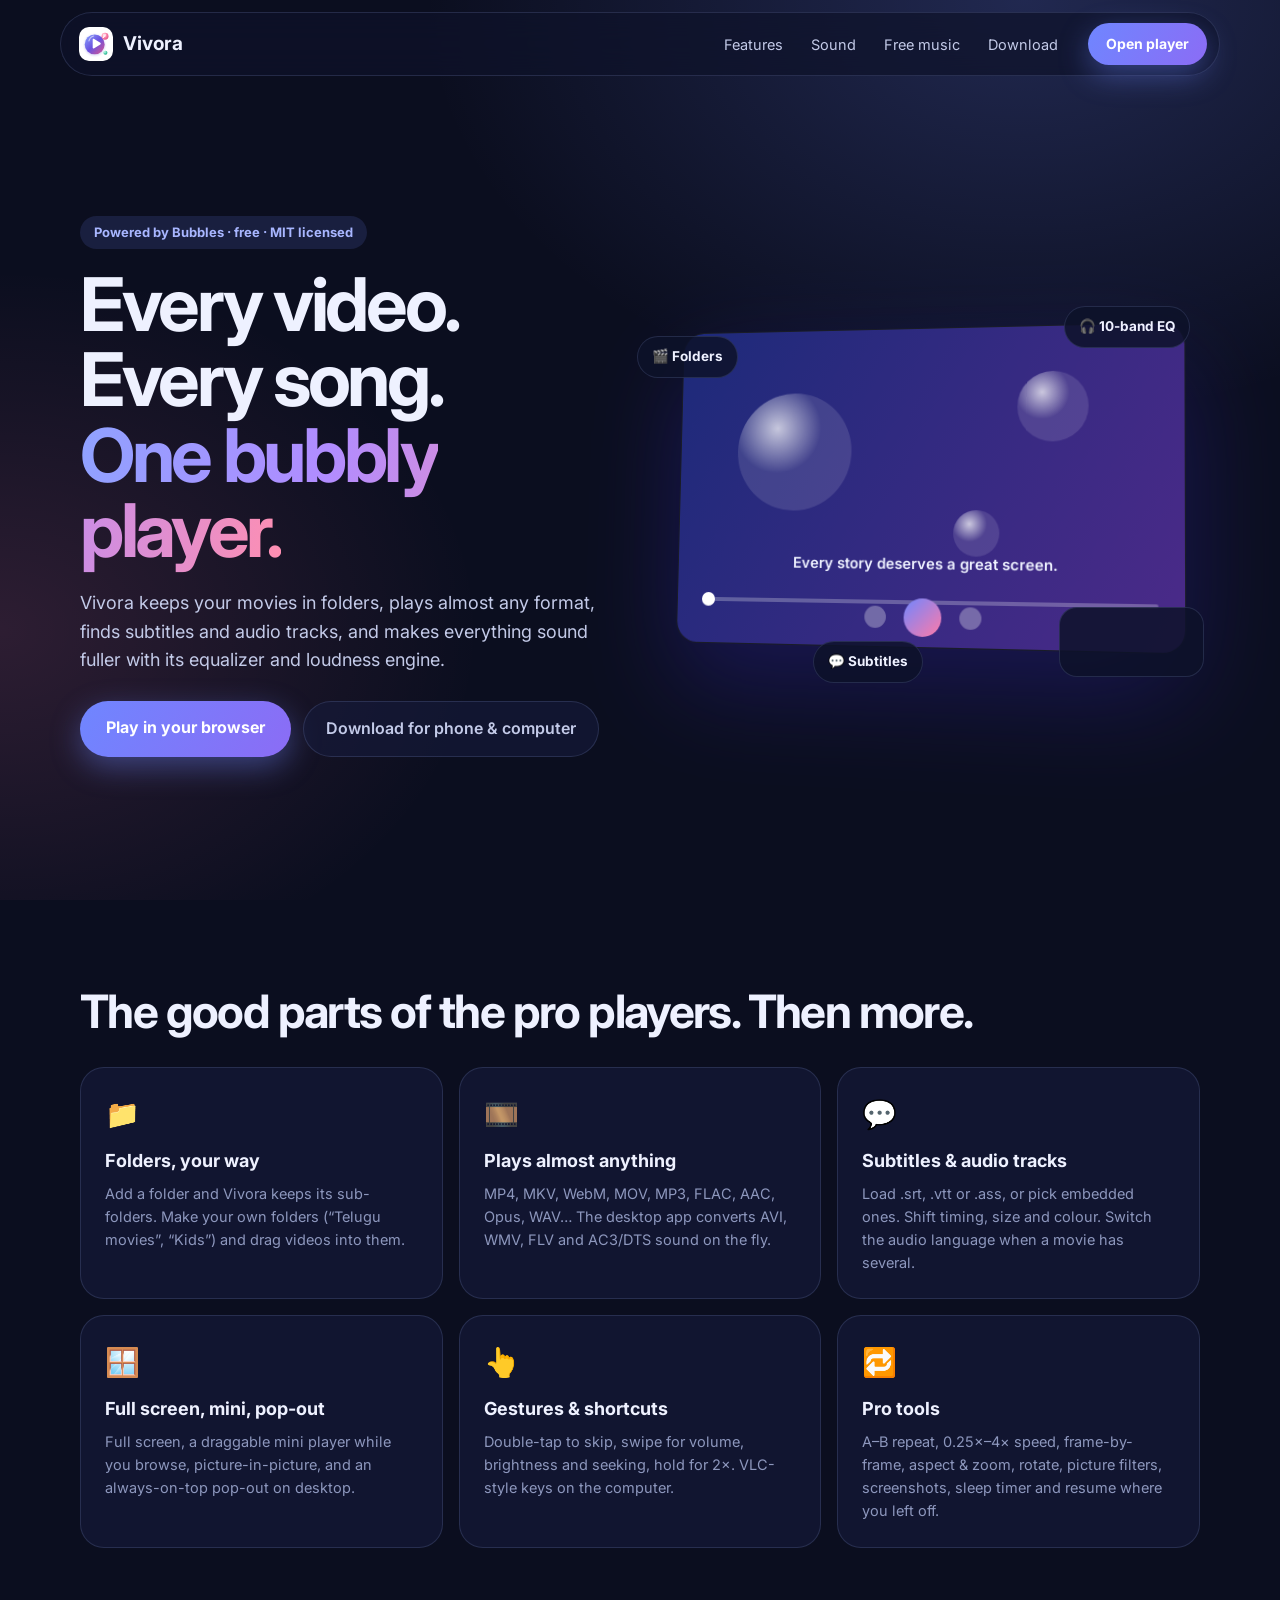
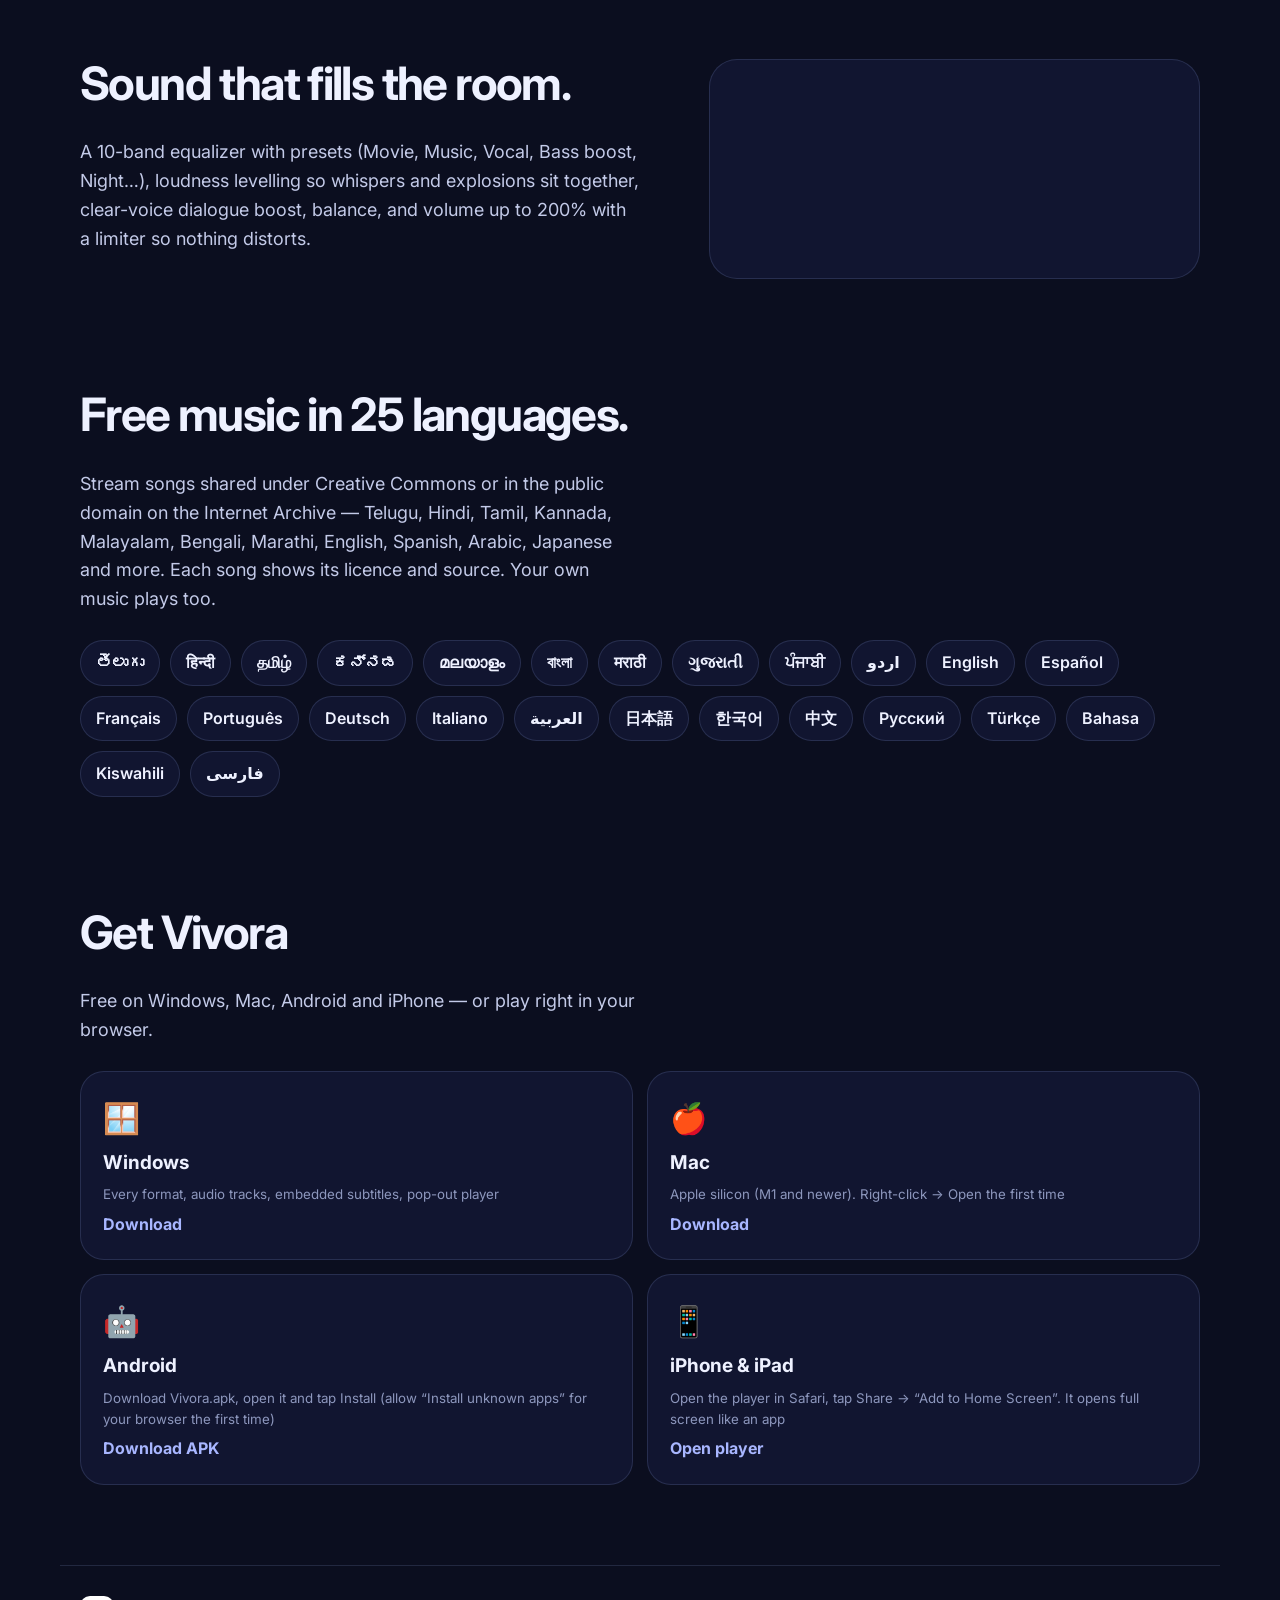
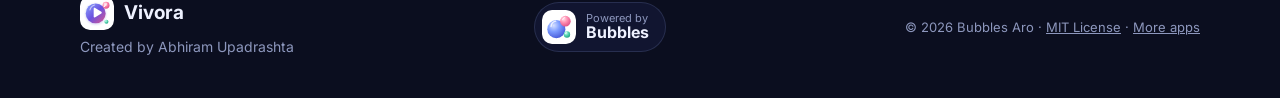
<file: index.html>
<!doctype html>
<html lang="en">
<head>
<meta charset="utf-8">
<meta name="viewport" content="width=device-width,initial-scale=1">
<title>Vivora — video &amp; music player, free for Mac, Windows, phones and web</title>
<meta name="description" content="Vivora plays your movies and music with folders, subtitles, audio tracks, a 10-band equalizer, mini player and free music in 25 languages. Free, by Abhiram Upadrashta. Powered by Bubbles.">
<link rel="canonical" href="https://bubbles.foo.ng/Vivora/">
<meta property="og:title" content="Vivora — video & music player"><meta property="og:image" content="https://bubbles.foo.ng/Vivora/img/vivora-512.png">
<meta name="theme-color" content="#0b0e1f">
<link rel="icon" href="img/vivora.svg"><link rel="apple-touch-icon" href="img/vivora-180.png">
<link rel="preconnect" href="https://fonts.googleapis.com"><link rel="preconnect" href="https://fonts.gstatic.com" crossorigin>
<link href="https://fonts.googleapis.com/css2?family=Inter:wght@400;500;600;700;800&display=swap" rel="stylesheet">
<link rel="stylesheet" href="site.css?v=5b68245">
</head>
<body>
<header class="nav"><a class="brand" href="./"><img src="img/vivora.svg" alt=""><b>Vivora</b></a><nav><a href="#features">Features</a><a href="#sound">Sound</a><a href="#music">Free music</a><a href="#get">Download</a></nav><a class="cta sm" href="app/">Open player</a></header>
<main>
<section class="hero">
  <div class="copy">
    <span class="kicker rv">Powered by Bubbles · free · MIT licensed</span>
    <h1 class="rv">Every video.<br>Every song.<br><span class="grad">One bubbly player.</span></h1>
    <p class="lead rv">Vivora keeps your movies in folders, plays almost any format, finds subtitles and audio tracks, and makes everything sound fuller with its equalizer and loudness engine.</p>
    <div class="ctas rv"><a class="cta" href="app/">Play in your browser</a><a class="ghost" href="#get">Download for phone &amp; computer</a></div>
  </div>
  <div class="device rv" aria-hidden="true">
    <div class="screen">
      <div class="film"><i></i><i></i><i></i></div>
      <div class="sub">Every story deserves a great screen.</div>
      <div class="bar"><span class="fill"></span><span class="knob"></span></div>
      <div class="btns"><b></b><b class="big"></b><b></b></div>
    </div>
    <div class="eqv"><i></i><i></i><i></i><i></i><i></i><i></i><i></i><i></i><i></i><i></i></div>
    <div class="pill p1">🎬 Folders</div><div class="pill p2">💬 Subtitles</div><div class="pill p3">🎧 10-band EQ</div>
  </div>
</section>

<section id="features" class="sec">
  <h2 class="rv">The good parts of the pro players. Then more.</h2>
  <div class="grid">
    <article class="card rv"><span>📁</span><h3>Folders, your way</h3><p>Add a folder and Vivora keeps its sub-folders. Make your own folders (“Telugu movies”, “Kids”) and drag videos into them.</p></article>
    <article class="card rv"><span>🎞️</span><h3>Plays almost anything</h3><p>MP4, MKV, WebM, MOV, MP3, FLAC, AAC, Opus, WAV… The desktop app converts AVI, WMV, FLV and AC3/DTS sound on the fly.</p></article>
    <article class="card rv"><span>💬</span><h3>Subtitles &amp; audio tracks</h3><p>Load .srt, .vtt or .ass, or pick embedded ones. Shift timing, size and colour. Switch the audio language when a movie has several.</p></article>
    <article class="card rv"><span>🪟</span><h3>Full screen, mini, pop-out</h3><p>Full screen, a draggable mini player while you browse, picture-in-picture, and an always-on-top pop-out on desktop.</p></article>
    <article class="card rv"><span>👆</span><h3>Gestures &amp; shortcuts</h3><p>Double-tap to skip, swipe for volume, brightness and seeking, hold for 2×. VLC-style keys on the computer.</p></article>
    <article class="card rv"><span>🔁</span><h3>Pro tools</h3><p>A–B repeat, 0.25×–4× speed, frame-by-frame, aspect &amp; zoom, rotate, picture filters, screenshots, sleep timer and resume where you left off.</p></article>
  </div>
</section>

<section id="sound" class="sec sound">
  <div class="rv"><h2>Sound that fills the room.</h2><p class="lead">A 10-band equalizer with presets (Movie, Music, Vocal, Bass boost, Night…), loudness levelling so whispers and explosions sit together, clear-voice dialogue boost, balance, and volume up to 200% with a limiter so nothing distorts.</p></div>
  <div class="eqbig rv"><i></i><i></i><i></i><i></i><i></i><i></i><i></i><i></i><i></i><i></i></div>
</section>

<section id="music" class="sec music">
  <h2 class="rv">Free music in 25 languages.</h2>
  <p class="lead rv">Stream songs shared under Creative Commons or in the public domain on the Internet Archive — Telugu, Hindi, Tamil, Kannada, Malayalam, Bengali, Marathi, English, Spanish, Arabic, Japanese and more. Each song shows its licence and source. Your own music plays too.</p>
  <div class="langs rv"><span>తెలుగు</span><span>हिन्दी</span><span>தமிழ்</span><span>ಕನ್ನಡ</span><span>മലയാളം</span><span>বাংলা</span><span>मराठी</span><span>ગુજરાતી</span><span>ਪੰਜਾਬੀ</span><span>اردو</span><span>English</span><span>Español</span><span>Français</span><span>Português</span><span>Deutsch</span><span>Italiano</span><span>العربية</span><span>日本語</span><span>한국어</span><span>中文</span><span>Русский</span><span>Türkçe</span><span>Bahasa</span><span>Kiswahili</span><span>فارسی</span></div>
</section>

<section id="get" class="sec get">
  <h2 class="rv">Get Vivora</h2>
  <p class="lead rv" id="dlHint">Free on Windows, Mac, Android and iPhone — or play right in your browser.</p>
  <div class="dls">
    <a class="dl rv" id="dlWin" href="https://github.com/AbhiramUpadrashta/Vivora/releases/latest/download/Vivora-Setup.exe"><span>🪟</span><b>Windows</b><small>Every format, audio tracks, embedded subtitles, pop-out player</small><em>Download</em></a>
    <a class="dl rv" id="dlMac" href="https://github.com/AbhiramUpadrashta/Vivora/releases/latest/download/Vivora-mac.zip"><span>🍎</span><b>Mac</b><small>Apple silicon (M1 and newer). Right-click → Open the first time</small><em>Download</em></a>
    <a class="dl rv" id="dlAndroid" href="https://github.com/AbhiramUpadrashta/Vivora/releases/latest/download/Vivora.apk"><span>🤖</span><b>Android</b><small>Download Vivora.apk, open it and tap Install (allow “Install unknown apps” for your browser the first time)</small><em>Download APK</em></a>
    <a class="dl rv" id="dlIos" href="app/"><span>📱</span><b>iPhone &amp; iPad</b><small>Open the player in Safari, tap Share → “Add to Home Screen”. It opens full screen like an app</small><em>Open player</em></a>
  </div>
</section>
</main>
<footer class="foot">
  <div><a class="brand" href="./"><img src="img/vivora.svg" alt=""><b>Vivora</b></a><p class="muted">Created by Abhiram Upadrashta</p></div>
  <a class="pby" href="../" title="Bubbles Aro — more apps"><img src="img/bubbles.svg" alt=""><span><small>Powered by</small><b>Bubbles</b></span></a>
  <div class="muted small">© <span id="yr"></span> Bubbles Aro · <a href="LICENSE.txt">MIT License</a> · <a href="../">More apps</a></div>
</footer>
<script src="site.js?v=5b68245"></script>
</body>
</html>
</file>
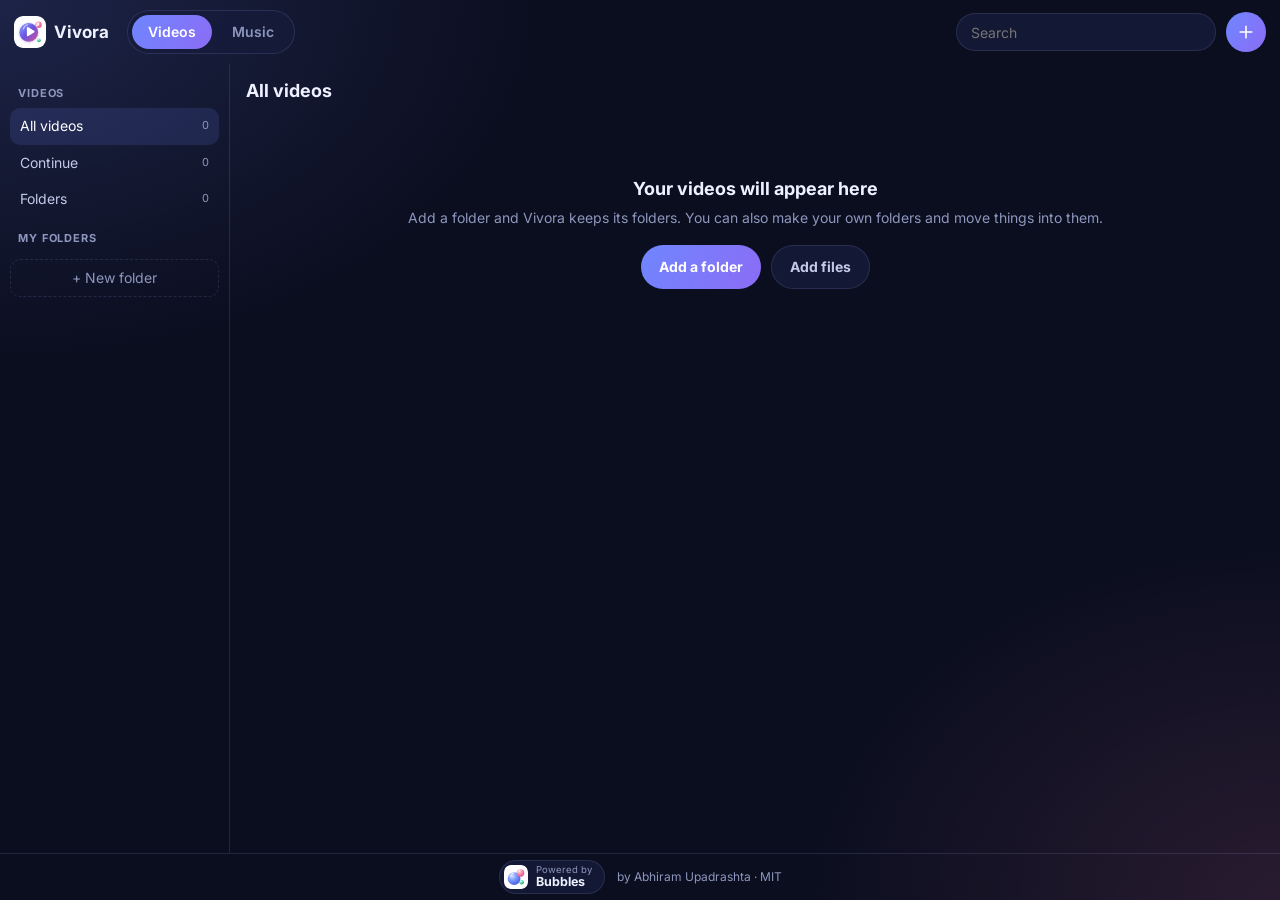
<file: app/index.html>
<!doctype html>
<html lang="en">
<head>
<meta charset="utf-8">
<meta name="viewport" content="width=device-width,initial-scale=1,viewport-fit=cover">
<title>Vivora — video &amp; music player</title>
<meta name="description" content="Vivora plays your videos and music with folders, subtitles, audio tracks, an equalizer, mini player and free music in 25 languages. Powered by Bubbles.">
<meta name="theme-color" content="#0b0e1f">
<link rel="icon" href="../img/vivora.svg">
<link rel="apple-touch-icon" href="../img/vivora-180.png">
<link rel="manifest" href="manifest.webmanifest">
<link rel="preconnect" href="https://fonts.googleapis.com"><link rel="preconnect" href="https://fonts.gstatic.com" crossorigin>
<link href="https://fonts.googleapis.com/css2?family=Inter:wght@400;500;600;700;800&display=swap" rel="stylesheet">
<link rel="stylesheet" href="app.css?v=5b68245">
</head>
<body>
<header class="top">
  <a class="brand" href="../"><img src="../img/vivora.svg" alt=""><b>Vivora</b></a>
  <nav class="tabs" id="tabs"><button data-tab="videos" class="on">Videos</button><button data-tab="music">Music</button></nav>
  <div class="grow"></div>
  <input id="search" class="search" placeholder="Search" aria-label="Search">
  <button class="ib hidden" id="installBtn" title="Install Vivora on this device"><svg viewBox="0 0 24 24"><path d="M12 4v11M7 10l5 5 5-5M5 20h14"/></svg></button>
  <button class="ib hidden" id="updBtn" title="Check for updates"><svg viewBox="0 0 24 24"><path d="M20 12a8 8 0 1 1-2.3-5.6M20 4v5h-5"/></svg></button>
  <button class="ib" id="addBtn" title="Add files or a folder"><svg viewBox="0 0 24 24"><path d="M12 5v14M5 12h14"/></svg></button>
</header>

<main id="lib" class="lib">
  <aside class="side" id="side"></aside>
  <section class="grid-wrap"><div class="crumbs" id="crumbs"></div><div class="grid" id="grid"></div><div class="empty hidden" id="empty"></div></section>
</main>

<!-- player -->
<section class="player hidden" id="player" tabindex="-1">
  <div class="stage" id="stage">
    <video id="video" playsinline preload="metadata"></video>
    <canvas id="viz" class="viz hidden"></canvas>
    <div class="art hidden" id="art"><img id="artImg" alt=""><div><b id="artTitle"></b><span id="artSub"></span></div></div>
    <div class="subs" id="subs"></div>
    <div class="osd" id="osd"></div>
    <div class="gest-l" id="gestL"></div><div class="gest-r" id="gestR"></div>
  </div>
  <div class="pbar-top"><button class="ib" id="backBtn" title="Back to library"><svg viewBox="0 0 24 24"><path d="M15 6l-6 6 6 6"/></svg></button><b id="ptitle"></b><div class="grow"></div>
    <button class="ib" id="infoBtn" title="Info"><svg viewBox="0 0 24 24"><circle cx="12" cy="12" r="9"/><path d="M12 11v6M12 8h.01"/></svg></button></div>
  <div class="ctrls" id="ctrls">
    <div class="seek" id="seek"><div class="buf" id="buf"></div><div class="fill" id="fill"></div><div class="ab" id="abMark"></div><div class="knob" id="knob"></div>
      <div class="prev hidden" id="prev"><canvas id="prevCv" width="160" height="90"></canvas><span id="prevT"></span></div></div>
    <div class="row">
      <span class="time" id="time">0:00 / 0:00</span>
      <div class="grow"></div>
      <button class="ib" id="prevBtn" title="Previous (P)"><svg viewBox="0 0 24 24"><path d="M6 5v14M19 5l-10 7 10 7z"/></svg></button>
      <button class="ib" id="rewBtn" title="Back 10s (←)"><svg viewBox="0 0 24 24"><path d="M11 17l-5-5 5-5M18 17l-5-5 5-5"/></svg></button>
      <button class="play" id="playBtn" title="Play/Pause (Space)"><svg viewBox="0 0 24 24" id="playIco"><path d="M8 5l11 7-11 7z"/></svg></button>
      <button class="ib" id="fwdBtn" title="Forward 10s (→)"><svg viewBox="0 0 24 24"><path d="M13 17l5-5-5-5M6 17l5-5-5-5"/></svg></button>
      <button class="ib" id="nextBtn" title="Next (N)"><svg viewBox="0 0 24 24"><path d="M18 5v14M5 5l10 7-10 7z"/></svg></button>
      <div class="grow"></div>
      <div class="vol"><button class="ib" id="muteBtn" title="Mute (M)"><svg viewBox="0 0 24 24"><path d="M4 9h4l5-4v14l-5-4H4z"/><path d="M16 9a4 4 0 0 1 0 6M18.5 6.5a8 8 0 0 1 0 11"/></svg></button><input type="range" id="volR" min="0" max="2" step="0.02" value="1" title="Volume (up to 200%)"></div>
      <button class="chip" id="speedBtn" title="Speed ([ and ])">1×</button>
      <button class="ib" id="subBtn" title="Subtitles (C)"><svg viewBox="0 0 24 24"><rect x="3" y="5" width="18" height="14" rx="2"/><path d="M7 12h3M12 12h5M7 15h7"/></svg></button>
      <button class="ib" id="audBtn" title="Audio track & sound (E)"><svg viewBox="0 0 24 24"><path d="M4 6v12M9 9v6M14 4v16M19 8v8"/></svg></button>
      <button class="ib" id="moreBtn" title="More"><svg viewBox="0 0 24 24"><circle cx="5" cy="12" r="1.6"/><circle cx="12" cy="12" r="1.6"/><circle cx="19" cy="12" r="1.6"/></svg></button>
      <button class="ib" id="pipBtn" title="Picture in picture"><svg viewBox="0 0 24 24"><rect x="3" y="5" width="18" height="14" rx="2"/><rect x="12" y="11" width="7" height="6" rx="1"/></svg></button>
      <button class="ib" id="miniBtn" title="Mini player"><svg viewBox="0 0 24 24"><path d="M4 14l6-6M4 9V14h5"/><rect x="12" y="12" width="9" height="8" rx="1.5"/></svg></button>
      <button class="ib" id="fsBtn" title="Full screen (F)"><svg viewBox="0 0 24 24"><path d="M4 9V4h5M20 9V4h-5M4 15v5h5M20 15v5h-5"/></svg></button>
    </div>
  </div>
  <div class="panel hidden" id="panel"></div>
</section>

<!-- mini player -->
<div class="mini hidden" id="mini"><div class="mini-v" id="miniSlot"></div><div class="mini-c"><b id="miniT"></b><div><button class="ib sm" id="miniPlay"><svg viewBox="0 0 24 24"><path d="M8 5l11 7-11 7z"/></svg></button><button class="ib sm" id="miniOpen" title="Open"><svg viewBox="0 0 24 24"><path d="M4 9V4h5M20 15v5h-5M4 4l6 6M20 20l-6-6"/></svg></button><button class="ib sm" id="miniClose" title="Close"><svg viewBox="0 0 24 24"><path d="M6 6l12 12M18 6L6 18"/></svg></button></div></div></div>

<div class="sheet hidden" id="sheet"><div class="sheet-in" id="sheetIn"></div></div>
<div class="toast" id="toast"></div>
<input type="file" id="fileIn" multiple accept="video/*,audio/*,.mkv,.avi,.mov,.flac,.m4a,.opus,.ogg,.wav,.srt,.vtt" hidden>
<input type="file" id="dirIn" webkitdirectory multiple hidden>
<input type="file" id="subIn" accept=".srt,.vtt,.ass,.ssa" hidden>
<footer class="pby-row"><a class="pby" href="../../" title="Bubbles Aro — more apps"><img src="../img/bubbles.svg" alt=""><span><small>Powered by</small><b>Bubbles</b></span></a><span class="muted small">by Abhiram Upadrashta · MIT</span></footer>
<script type="module" src="app.js?v=5b68245"></script>
<div id="upd" class="upd hidden"><img src="../img/vivora.svg" alt=""><div><b id="updT"></b><small id="updS"></small></div><a id="updGo" class="updgo" target="_blank" rel="noopener">Update</a><button id="updX" class="updx" title="Later">✕</button></div>
</body>
</html>
</file>
<file: site.css>
:root{--bg:#0b0e1f;--ink:#eef1ff;--ink2:#c3cae8;--muted:#8d97bd;--line:rgba(170,185,255,.15);--card:rgba(22,28,60,.6);--brand:#6f86ff;--brand2:#8b6cf5;--pink:#ff7aa8}*{box-sizing:border-box}html{scroll-behavior:smooth}body{margin:0;font:16px/1.6 Inter,system-ui,sans-serif;color:var(--ink);background:radial-gradient(1000px 700px at 80% 0%,rgba(111,134,255,.22),transparent 60%),radial-gradient(800px 600px at 0% 70%,rgba(255,122,168,.14),transparent 60%),var(--bg);background-attachment:fixed;overflow-x:hidden}a{color:inherit}.muted{color:var(--muted)}.small{font-size:13px}.grad{background:linear-gradient(100deg,#8fa2ff,#b18cff 45%,#ff8fb1);-webkit-background-clip:text;background-clip:text;color:transparent}.nav{position:sticky;top:12px;z-index:9;display:flex;align-items:center;gap:18px;max-width:1160px;margin:12px auto 0;padding:10px 12px 10px 18px;border-radius:999px;background:#0e122ab8;-webkit-backdrop-filter:blur(16px);backdrop-filter:blur(16px);border:1px solid var(--line)}.nav nav{display:flex;gap:4px;margin-left:auto}.nav nav a{text-decoration:none;color:var(--ink2);padding:8px 12px;border-radius:999px;font-size:14.5px}.nav nav a:hover{background:#6f86ff24}.brand{display:flex;align-items:center;gap:10px;text-decoration:none;font-size:19px}.brand img{width:34px;height:34px;border-radius:10px}.cta{display:inline-flex;text-decoration:none;color:#fff;font-weight:700;padding:14px 26px;border-radius:999px;background:linear-gradient(120deg,var(--brand),var(--brand2));box-shadow:0 10px 30px #6f86ff66;transition:.25s}.cta:hover{transform:translateY(-2px)}.cta.sm{padding:10px 18px;font-size:14px}.ghost{display:inline-flex;text-decoration:none;font-weight:600;color:var(--ink2);padding:14px 22px;border-radius:999px;border:1px solid var(--line);background:var(--card)}main{max-width:1160px;margin:0 auto;padding:0 20px}.hero{display:grid;grid-template-columns:1fr 1.05fr;gap:40px;align-items:center;min-height:calc(100vh - 80px)}.kicker{display:inline-block;font-size:13px;font-weight:700;color:#a8b6ff;background:#6f86ff24;padding:6px 14px;border-radius:999px;margin-bottom:18px}h1{font-size:clamp(42px,6vw,74px);line-height:1.02;letter-spacing:-.045em;margin:0 0 20px}.lead{font-size:18px;color:var(--ink2);max-width:560px;margin:0 0 26px}.ctas{display:flex;gap:12px;flex-wrap:wrap}.device{position:relative;padding:20px}.screen{position:relative;aspect-ratio:16/10;border-radius:22px;overflow:hidden;background:#000;border:1px solid var(--line);box-shadow:0 40px 100px #281e8c73;transform:perspective(1200px) rotateY(-10deg) rotateX(4deg);animation:float 7s ease-in-out infinite}@keyframes float{50%{transform:perspective(1200px) rotateY(-6deg) rotateX(2deg) translateY(-10px)}}.film{position:absolute;top:0;right:0;bottom:0;left:0;background:linear-gradient(120deg,#1d2a7a,#5b2a8e 45%,#c2457d 75%,#ff9e6b);background-size:300% 300%;animation:pan 9s ease-in-out infinite}@keyframes pan{50%{background-position:100% 50%}}.film i{position:absolute;border-radius:50%;background:radial-gradient(circle at 35% 30%,#ffffffb3,#fff0 40%),#ffffff1f;animation:bub 8s ease-in-out infinite}.film i:nth-child(1){width:120px;height:120px;left:12%;top:20%}.film i:nth-child(2){width:70px;height:70px;right:18%;top:14%;animation-delay:-3s}.film i:nth-child(3){width:46px;height:46px;left:56%;bottom:28%;animation-delay:-5s}@keyframes bub{50%{transform:translate(20px,-24px) scale(1.08)}}.sub{position:absolute;left:0;right:0;bottom:22%;text-align:center;font-weight:600;font-size:15px}.sub:before{content:"";position:absolute;top:-4px;right:25%;bottom:-4px;left:25%;background:#00000073;border-radius:6px;z-index:-1}.bar{position:absolute;left:5%;right:5%;bottom:13%;height:4px;border-radius:4px;background:#ffffff40}.bar .fill{position:absolute;left:0;top:0;bottom:0;border-radius:4px;background:linear-gradient(90deg,var(--brand),var(--pink));animation:prog 9s linear infinite}.bar .knob{position:absolute;top:-5px;width:14px;height:14px;border-radius:50%;background:#fff;animation:knob 9s linear infinite}@keyframes prog{0%{width:0}to{width:100%}}@keyframes knob{0%{left:0}to{left:calc(100% - 14px)}}.btns{position:absolute;bottom:3%;left:0;right:0;display:flex;justify-content:center;gap:18px;align-items:center}.btns b{width:22px;height:22px;border-radius:50%;background:#ffffff4d}.btns b.big{width:38px;height:38px;background:linear-gradient(135deg,var(--brand),var(--pink))}.eqv{position:absolute;right:-4px;bottom:-10px;display:flex;gap:5px;align-items:flex-end;height:70px;padding:12px 14px;border-radius:18px;background:#0e122ad9;border:1px solid var(--line)}.eqv i,.eqbig i{display:block;width:7px;border-radius:4px;background:linear-gradient(var(--pink),var(--brand));animation:eq 1.1s ease-in-out infinite alternate}.eqv i:nth-child(odd),.eqbig i:nth-child(odd){animation-duration:.8s}.eqv i:nth-child(3n),.eqbig i:nth-child(3n){animation-duration:1.3s}@keyframes eq{0%{height:12%}to{height:100%}}.pill{position:absolute;padding:9px 14px;border-radius:999px;background:#0e122ad9;border:1px solid var(--line);font-weight:700;font-size:13.5px;animation:pop 6s ease-in-out infinite}.p1{left:-10px;top:30px}.p2{left:30%;bottom:-16px;animation-delay:-2s}.p3{right:10px;top:0;animation-delay:-4s}@keyframes pop{0%,to{transform:translateY(0)}50%{transform:translateY(-8px)}}.sec{padding:90px 0 20px}h2{font-size:clamp(30px,4.2vw,46px);letter-spacing:-.035em;line-height:1.1;margin:0 0 30px}.grid{display:grid;grid-template-columns:repeat(3,1fr);gap:16px}.card{padding:24px;border-radius:24px;background:var(--card);border:1px solid var(--line);transition:transform .3s}.card:hover{transform:translateY(-6px)}.card span{font-size:28px}.card h3{margin:10px 0 6px;font-size:18px}.card p{margin:0;color:var(--muted);font-size:14.5px}.sound{display:grid;grid-template-columns:1.2fr 1fr;gap:40px;align-items:center}.eqbig{display:flex;gap:12px;align-items:flex-end;height:220px;padding:24px;border-radius:28px;background:var(--card);border:1px solid var(--line)}.eqbig i{flex:1;width:auto}.langs{display:flex;flex-wrap:wrap;gap:10px}.langs span{padding:9px 15px;border-radius:999px;background:var(--card);border:1px solid var(--line);font-weight:600;animation:pop 5s ease-in-out infinite}.langs span:nth-child(3n){animation-delay:-1.5s}.langs span:nth-child(3n+1){animation-delay:-3s}.dls{display:grid;grid-template-columns:repeat(2,1fr);gap:14px}.dl.me{border-color:#ff7aa8b3;box-shadow:0 0 0 2px #ff7aa840}.dl{display:flex;flex-direction:column;gap:6px;padding:22px;border-radius:24px;text-decoration:none;background:var(--card);border:1px solid var(--line);transition:.25s}.dl:hover{transform:translateY(-4px);border-color:#6f86ff80}.dl span{font-size:30px}.dl b{font-size:19px}.dl small{color:var(--muted);flex:1}.dl em{font-style:normal;font-weight:700;color:#a8b6ff}.foot{max-width:1160px;margin:60px auto 0;padding:30px 20px 40px;display:flex;gap:20px;justify-content:space-between;align-items:center;flex-wrap:wrap;border-top:1px solid var(--line)}.foot p{margin:6px 0 0;font-size:14px}.pby{display:inline-flex;align-items:center;gap:10px;padding:7px 16px 7px 7px;border-radius:999px;text-decoration:none;background:var(--card);border:1px solid var(--line)}.pby img{width:34px;height:34px;border-radius:10px}.pby span{display:flex;flex-direction:column;line-height:1.1}.pby small{font-size:11px;color:var(--muted)}.pby b{font-size:16px}.rv{opacity:0;transform:translateY(24px);transition:opacity .8s,transform .8s}.rv.in{opacity:1;transform:none}@media (max-width:900px){.hero,.sound,.grid,.dls{grid-template-columns:1fr}.nav nav{display:none}.brand{margin-right:auto}.screen{transform:none;animation:none}}@media (prefers-reduced-motion:reduce){*{animation:none!important}.rv{opacity:1;transform:none}}
</file>
<file: app/app.css>
:root{--bg:#0b0e1f;--bg2:#121733;--panel:rgba(22,28,60,.78);--line:rgba(170,185,255,.14);--ink:#eef1ff;--ink2:#c3cae8;--muted:#8d97bd;--brand:#6f86ff;--brand2:#8b6cf5;--pink:#ff7aa8;--mint:#5fd9b6}*{box-sizing:border-box;-webkit-tap-highlight-color:transparent}html,body{margin:0;height:100%}body{font:14px/1.45 Inter,system-ui,sans-serif;color:var(--ink);background:radial-gradient(900px 600px at 0% 0%,rgba(111,134,255,.18),transparent 60%),radial-gradient(800px 600px at 100% 100%,rgba(255,122,168,.12),transparent 60%),var(--bg);overflow:hidden;display:flex;flex-direction:column}button,input,select{font:inherit;color:inherit}button{cursor:pointer}svg{width:20px;height:20px;fill:none;stroke:currentColor;stroke-width:1.9;stroke-linecap:round;stroke-linejoin:round}.hidden{display:none!important}.grow{flex:1}.muted{color:var(--muted)}.small{font-size:12px}.top{display:flex;align-items:center;gap:10px;padding:calc(10px + env(safe-area-inset-top)) 14px 10px}.brand{display:flex;align-items:center;gap:8px;text-decoration:none;color:var(--ink);font-size:17px}.brand img{width:32px;height:32px;border-radius:9px}.tabs{display:flex;gap:4px;background:var(--panel);border:1px solid var(--line);padding:4px;border-radius:999px;margin-left:8px}.tabs button{border:0;background:none;padding:7px 16px;border-radius:999px;font-weight:600;color:var(--muted)}.tabs button.on{background:linear-gradient(120deg,var(--brand),var(--brand2));color:#fff}.search{width:min(260px,30vw);height:38px;border-radius:999px;border:1px solid var(--line);background:var(--panel);padding:0 14px;outline:none}.ib{display:inline-grid;place-items:center;width:40px;height:40px;border-radius:50%;border:0;background:transparent;color:var(--ink2);transition:.15s;flex:none}.ib:hover{background:#ffffff14;color:#fff}.ib.on{color:var(--brand)}.ib.sm{width:32px;height:32px}.ib.sm svg{width:16px;height:16px}.top>.ib{background:linear-gradient(120deg,var(--brand),var(--brand2));color:#fff}.chip{border:1px solid var(--line);background:var(--panel);border-radius:999px;padding:7px 13px;font-weight:600;font-size:13px;color:var(--ink2);flex:none}.chip.on,.chip:hover{border-color:var(--brand);color:#fff}.lib{flex:1;display:grid;grid-template-columns:230px 1fr;min-height:0}.side{border-right:1px solid var(--line);padding:8px 10px;overflow:auto}.side h4{margin:14px 8px 6px;font-size:11px;letter-spacing:.08em;text-transform:uppercase;color:var(--muted)}.side .it{display:flex;align-items:center;gap:8px;padding:8px 10px;border-radius:10px;cursor:pointer;color:var(--ink2)}.side .it:hover,.side .it.on{background:#6f86ff24;color:#fff}.side .it .n{margin-left:auto;font-size:11px;color:var(--muted)}.side .it.drop{outline:2px dashed var(--brand)}.side .new{border:1px dashed var(--line);background:none;border-radius:10px;padding:8px;width:100%;color:var(--muted);margin-top:6px}.grid-wrap{overflow:auto;padding:12px 16px 90px}.crumbs{display:flex;gap:8px;align-items:center;margin:2px 0 12px;color:var(--muted);flex-wrap:wrap}.crumbs b{color:var(--ink);font-size:18px}.grid{display:grid;grid-template-columns:repeat(auto-fill,minmax(190px,1fr));gap:14px}.card{border-radius:16px;background:var(--panel);border:1px solid var(--line);overflow:hidden;cursor:pointer;transition:transform .2s,border-color .2s;position:relative}.card:hover{transform:translateY(-3px);border-color:#6f86ff80}.card .th{aspect-ratio:16/9;background:linear-gradient(135deg,#1b2352,#2b1d4f);display:grid;place-items:center;position:relative;overflow:hidden}.card .th img{width:100%;height:100%;object-fit:cover}.card .th svg{width:36px;height:36px;color:#ffffff80}.card .pr{position:absolute;left:0;bottom:0;height:3px;background:var(--pink)}.card .dur{position:absolute;right:6px;bottom:6px;font-size:11px;background:#0009;padding:1px 6px;border-radius:6px}.card .meta{padding:8px 10px}.card .meta b{display:block;font-size:13px;white-space:nowrap;overflow:hidden;text-overflow:ellipsis}.card .meta span{font-size:11.5px;color:var(--muted)}.card .kebab{position:absolute;top:6px;right:6px;background:#00000073;opacity:0}.card:hover .kebab{opacity:1}.folder .th{aspect-ratio:16/9;background:linear-gradient(135deg,#6f86ff40,#ff7aa833)}.list .row-i{display:flex;align-items:center;gap:12px;padding:8px 10px;border-radius:12px;cursor:pointer}.list .row-i:hover{background:#ffffff0d}.list .row-i img,.list .row-i .ph{width:44px;height:44px;border-radius:8px;object-fit:cover;background:#1b2352;display:grid;place-items:center;flex:none}.list .row-i b{display:block;font-size:13.5px}.list .row-i span{font-size:12px;color:var(--muted)}.list .row-i .lic{margin-left:auto;font-size:11px;color:var(--muted);text-align:right;max-width:160px}.langs{display:flex;gap:6px;flex-wrap:wrap;margin-bottom:12px}.empty{text-align:center;color:var(--muted);padding:60px 20px}.empty b{display:block;color:var(--ink);font-size:18px;margin-bottom:6px}.empty .btns{display:flex;gap:10px;justify-content:center;margin-top:16px;flex-wrap:wrap}.btn{border:0;border-radius:999px;padding:11px 18px;font-weight:700;background:linear-gradient(120deg,var(--brand),var(--brand2));color:#fff}.btn.ghost{background:var(--panel);border:1px solid var(--line);color:var(--ink2)}.player{position:fixed;top:0;right:0;bottom:0;left:0;z-index:20;background:#000;display:flex;flex-direction:column}.stage{position:absolute;top:0;right:0;bottom:0;left:0;display:grid;place-items:center;overflow:hidden}.stage video{width:100%;height:100%;object-fit:contain;transition:transform .2s}.player.audio .stage video{opacity:0;position:absolute}.viz{position:absolute;top:0;right:0;bottom:0;left:0;width:100%;height:100%}.art{position:absolute;display:flex;flex-direction:column;align-items:center;gap:16px;text-align:center;z-index:2}.art img{width:min(42vh,320px);height:min(42vh,320px);border-radius:22px;object-fit:cover;box-shadow:0 30px 80px #0009;background:linear-gradient(135deg,#6f86ff,#ff7aa8)}.art b{display:block;font-size:20px}.art span{color:var(--muted)}.subs{position:absolute;left:5%;right:5%;bottom:14%;text-align:center;pointer-events:none;z-index:3}.subs span{background:#0000008c;padding:3px 10px;border-radius:6px;font-size:var(--subsz,26px);line-height:1.35;color:var(--subcol,#fff);text-shadow:0 2px 3px #000;white-space:pre-line;box-decoration-break:clone;-webkit-box-decoration-break:clone}.osd{position:absolute;top:18%;left:50%;transform:translate(-50%);background:#0a0c1ebf;padding:10px 18px;border-radius:14px;font-weight:700;font-size:18px;opacity:0;transition:opacity .25s;z-index:5;pointer-events:none}.osd.show{opacity:1}.gest-l,.gest-r{position:absolute;top:0;bottom:0;width:50%;z-index:1}.gest-l{left:0}.gest-r{right:0}.pbar-top{position:relative;z-index:6;display:flex;align-items:center;gap:8px;padding:calc(8px + env(safe-area-inset-top)) 10px 30px;background:linear-gradient(rgba(0,0,0,.65),transparent);transition:opacity .3s}.pbar-top b{font-size:15px;white-space:nowrap;overflow:hidden;text-overflow:ellipsis}.ctrls{position:absolute;left:0;right:0;bottom:0;z-index:6;padding:30px 14px calc(10px + env(safe-area-inset-bottom));background:linear-gradient(transparent,#000c);transition:opacity .3s}.player.idle .ctrls,.player.idle .pbar-top{opacity:0;pointer-events:none}.player.idle{cursor:none}.ctrls .row{display:flex;align-items:center;gap:4px;flex-wrap:wrap}.time{font-variant-numeric:tabular-nums;font-size:13px;color:var(--ink2);min-width:110px}.play{width:54px;height:54px;border-radius:50%;border:0;color:#fff;display:grid;place-items:center;background:radial-gradient(circle at 32% 28%,rgba(255,255,255,.45),transparent 34%),linear-gradient(135deg,var(--brand),var(--brand2) 60%,var(--pink));margin:0 6px}.play svg{width:24px;height:24px;fill:#fff;stroke:none}.vol{display:flex;align-items:center}.vol input{width:90px;accent-color:var(--brand)}.seek{position:relative;height:18px;cursor:pointer;margin-bottom:6px;touch-action:none}.seek:before,.seek .buf,.seek .fill{content:"";position:absolute;left:0;top:7px;height:4px;border-radius:4px}.seek:before{right:0;background:#ffffff2e}.seek .buf{background:#ffffff4d}.seek .fill{background:linear-gradient(90deg,var(--brand),var(--pink))}.seek .ab{position:absolute;top:5px;height:8px;background:#5fd9b666;border-radius:3px}.seek .knob{position:absolute;top:2px;width:14px;height:14px;margin-left:-7px;border-radius:50%;background:#fff;box-shadow:0 0 0 4px #6f86ff59}.seek:hover:before,.seek:hover .fill,.seek:hover .buf{top:6px;height:6px}.prev{position:absolute;bottom:22px;transform:translate(-50%);background:#000;border-radius:10px;overflow:hidden;border:1px solid var(--line);text-align:center;font-size:12px}.prev canvas{display:block;width:160px;height:90px}.panel{position:absolute;right:14px;bottom:110px;z-index:8;width:min(360px,calc(100vw - 28px));max-height:62vh;overflow:auto;background:#0e1228f2;border:1px solid var(--line);border-radius:20px;padding:14px;-webkit-backdrop-filter:blur(16px);backdrop-filter:blur(16px)}.panel h4{margin:6px 2px 8px;font-size:12px;letter-spacing:.06em;text-transform:uppercase;color:var(--muted)}.panel .opts{display:flex;flex-wrap:wrap;gap:6px;margin-bottom:10px}.panel label{display:flex;justify-content:space-between;align-items:center;gap:10px;font-size:13px;margin:6px 2px}.panel input[type=range]{flex:1;accent-color:var(--brand)}.eq{display:flex;gap:6px;justify-content:space-between;height:130px;align-items:flex-end;margin:6px 0 10px}.eq div{display:flex;flex-direction:column;align-items:center;gap:4px;font-size:10px;color:var(--muted)}.eq input{writing-mode:vertical-lr;direction:rtl;height:100px;width:18px;accent-color:var(--brand)}.mini{position:fixed;right:16px;bottom:16px;z-index:30;width:320px;border-radius:16px;overflow:hidden;background:#000;border:1px solid var(--line);box-shadow:0 20px 60px #0009;cursor:grab}.mini-v{aspect-ratio:16/9;background:#000}.mini-v video{width:100%;height:100%;object-fit:contain}.mini.audio .mini-v{display:none}.mini-c{display:flex;align-items:center;gap:6px;padding:6px 8px;background:#0e1228f2}.mini-c b{flex:1;font-size:12.5px;white-space:nowrap;overflow:hidden;text-overflow:ellipsis}.mini-c div{display:flex}.sheet{position:fixed;top:0;right:0;bottom:0;left:0;z-index:40;display:grid;place-items:center;background:#05081499;-webkit-backdrop-filter:blur(4px);backdrop-filter:blur(4px)}.sheet-in{width:min(440px,calc(100vw - 24px));max-height:80vh;overflow:auto;background:#141a3a;border:1px solid var(--line);border-radius:22px;padding:20px}.sheet-in h3{margin:0 0 6px}.sheet-in p{color:var(--muted);margin:0 0 14px}.sheet-in input,.sheet-in select{width:100%;height:42px;border-radius:12px;border:1px solid var(--line);background:#0b1030;padding:0 12px;margin-bottom:10px}.sheet-in .acts{display:flex;gap:8px;justify-content:flex-end;margin-top:8px;flex-wrap:wrap}.sheet-in .menu button{display:block;width:100%;text-align:left;border:0;background:none;padding:11px 10px;border-radius:10px;color:var(--ink2)}.sheet-in .menu button:hover{background:#ffffff0f;color:#fff}.toast{position:fixed;left:50%;bottom:30px;transform:translate(-50%,20px);opacity:0;z-index:60;background:#1c2350;border:1px solid var(--line);padding:10px 16px;border-radius:999px;font-weight:600;transition:.3s;pointer-events:none;max-width:90vw;text-align:center}.toast.show{opacity:1;transform:translate(-50%)}.pby-row{display:flex;align-items:center;justify-content:center;gap:12px;padding:6px 0 calc(6px + env(safe-area-inset-bottom));border-top:1px solid var(--line)}.pby{display:inline-flex;align-items:center;gap:8px;padding:4px 12px 4px 4px;border-radius:999px;text-decoration:none;background:var(--panel);border:1px solid var(--line)}.pby img{width:24px;height:24px;border-radius:7px}.pby span{display:flex;flex-direction:column;line-height:1.05}.pby small{font-size:9.5px;color:var(--muted)}.pby b{font-size:12.5px;color:var(--ink)}@media (max-width:760px){.lib{grid-template-columns:1fr}.side{display:flex;gap:6px;overflow-x:auto;border-right:0;border-bottom:1px solid var(--line);padding:6px 10px;white-space:nowrap}.side h4,.side .new{display:none}.side .it{flex:none;padding:6px 12px;border:1px solid var(--line);border-radius:999px}.search{display:none}.grid{grid-template-columns:repeat(2,1fr);gap:10px}.vol input,.time{display:none}.ctrls .row{justify-content:center}.mini{width:220px}.pby-row{display:none}}body.mac .top,body.mac .pbar-top{padding-left:84px}.upd{position:fixed;left:50%;bottom:18px;transform:translate(-50%);z-index:60;display:flex;align-items:center;gap:12px;max-width:calc(100vw - 24px);padding:10px 10px 10px 12px;border-radius:18px;background:#141a3af7;border:1px solid rgba(170,185,255,.25);box-shadow:0 18px 50px #00000080;color:#eef1ff}.upd img{width:36px;height:36px;border-radius:10px}.upd div{display:flex;flex-direction:column;line-height:1.25}.upd small{color:#8d97bd;font-size:12px}.updgo{text-decoration:none;color:#fff;font-weight:700;padding:9px 16px;border-radius:999px;background:linear-gradient(120deg,#6f86ff,#8b6cf5);white-space:nowrap}.updx{background:none;border:0;color:#8d97bd;font-size:16px;cursor:pointer;padding:6px}
</file>
